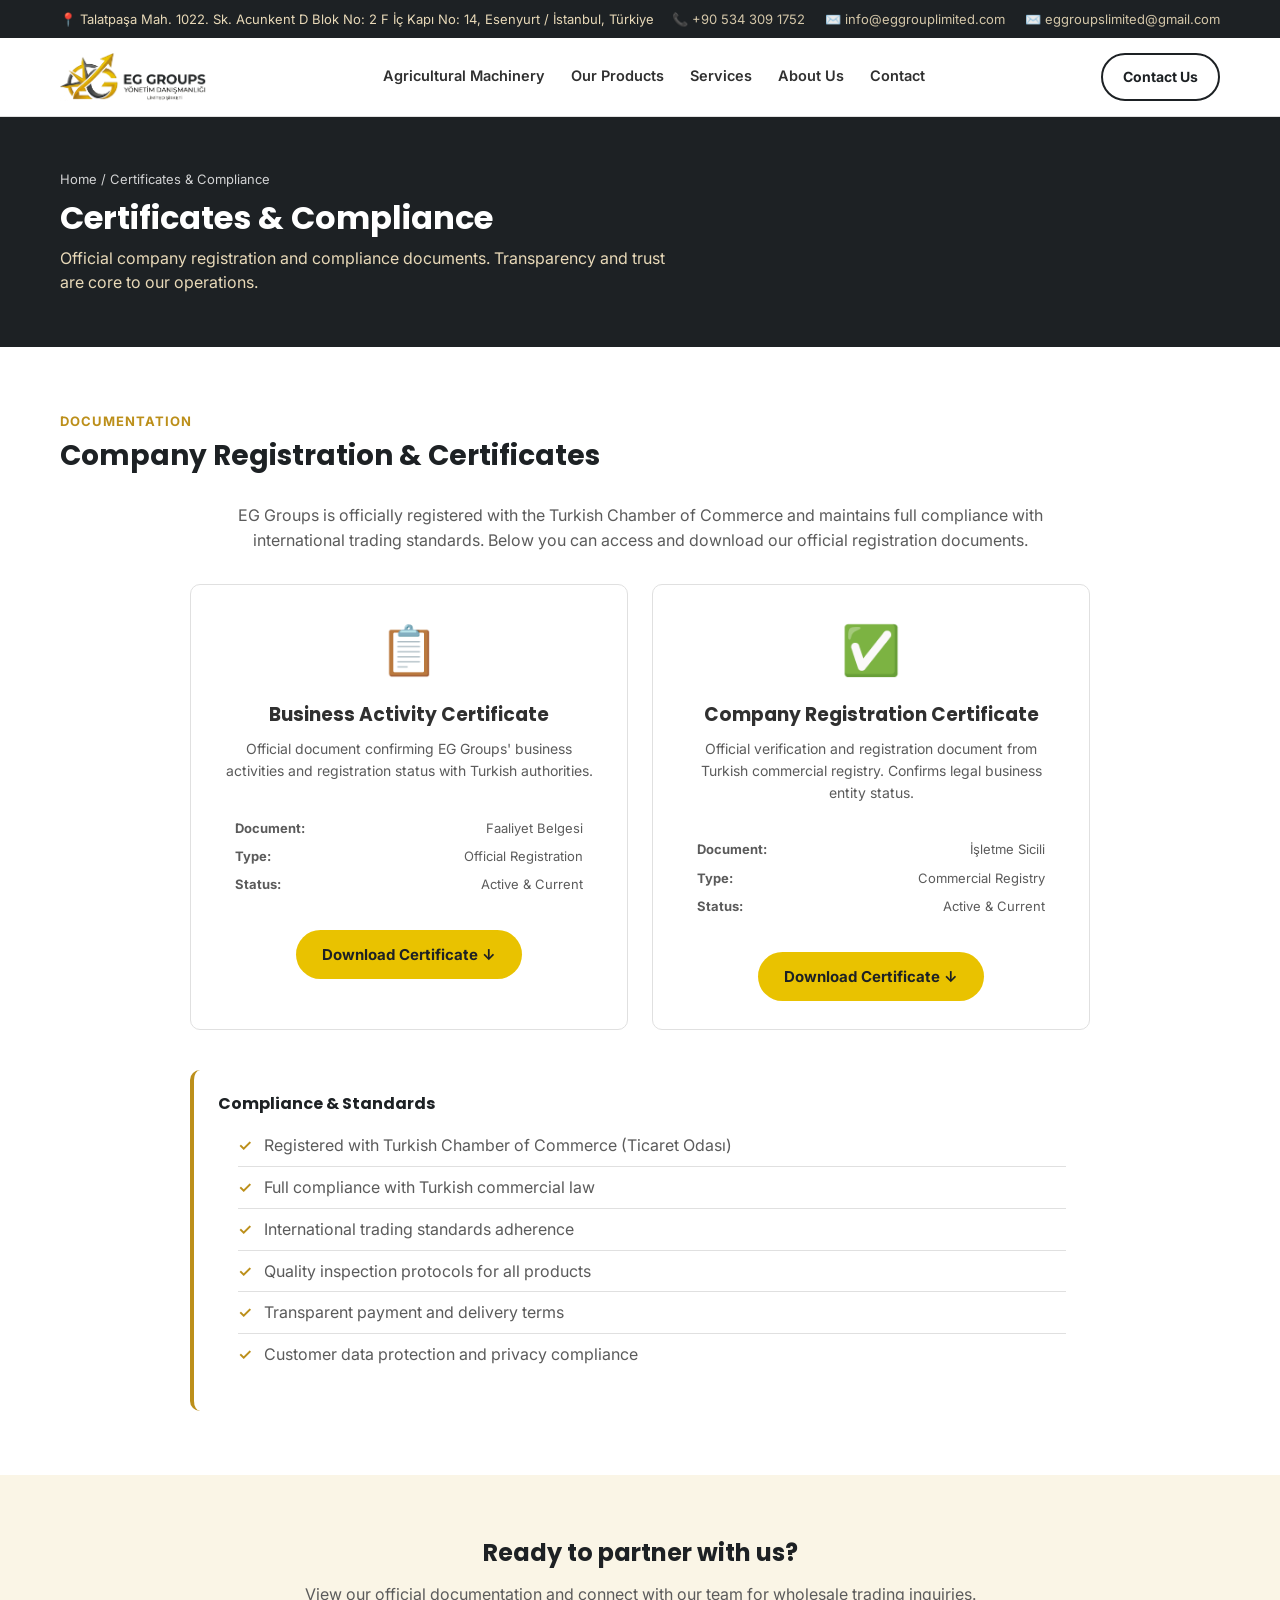
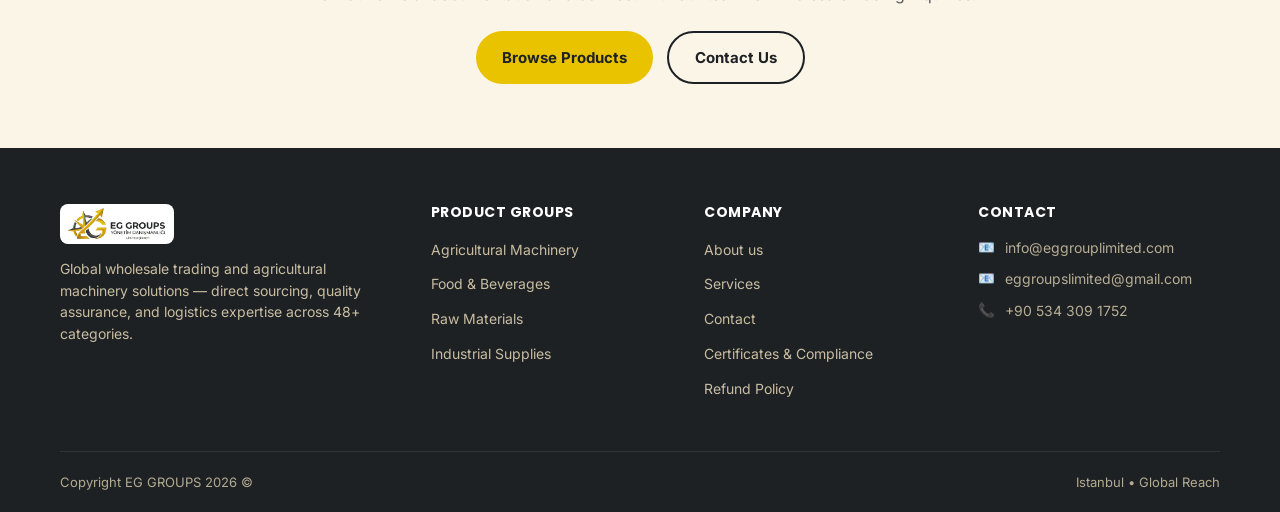
<file: certificates.html>
<!doctype html>
<html lang="en">
<head>
<meta charset="UTF-8">
<meta name="viewport" content="width=device-width, initial-scale=1.0">
<title>Certificates & Compliance | EG Groups</title>
<meta name="description" content="EG Groups certifications and official company registration documents. Turkish Chamber of Commerce registration and compliance certificates.">
<link rel="icon" href="data:image/svg+xml,<svg xmlns=%22http://www.w3.org/2000/svg%22 viewBox=%220 0 100 100%22><text y=%22.9em%22 font-size=%2290%22>🚜</text></svg>">
<link rel="stylesheet" href="css/style.css">
</head>
<body>

<div id="site-header"></div>

<div class="page-hero">
  <div class="container">
    <div class="breadcrumb"><a href="index.html">Home</a> / <span>Certificates & Compliance</span></div>
    <h1>Certificates & Compliance</h1>
    <p style="color:#e8d9b8;margin-top:8px;max-width:620px">Official company registration and compliance documents. Transparency and trust are core to our operations.</p>
  </div>
</div>

<section class="section-light">
  <div class="container">
    <div class="section-head"><div><span class="section-eyebrow">Documentation</span><h2>Company Registration & Certificates</h2></div></div>

    <div style="max-width:900px;margin:0 auto">
      <p style="margin-bottom:32px;color:var(--text-light);text-align:center">EG Groups is officially registered with the Turkish Chamber of Commerce and maintains full compliance with international trading standards. Below you can access and download our official registration documents.</p>

      <div class="cert-grid">
        <!-- Business Activity Certificate -->
        <div class="cert-card">
          <div class="cert-icon">📋</div>
          <h3>Business Activity Certificate</h3>
          <p>Official document confirming EG Groups' business activities and registration status with Turkish authorities.</p>
          <div class="cert-details">
            <span><b>Document:</b> Faaliyet Belgesi</span>
            <span><b>Type:</b> Official Registration</span>
            <span><b>Status:</b> Active & Current</span>
          </div>
          <a href="company document/451642_5_Faaliyet_Belgesi_4522304.pdf" class="btn btn-primary" download>
            Download Certificate ↓
          </a>
        </div>

        <!-- Company Registration Certificate -->
        <div class="cert-card">
          <div class="cert-icon">✅</div>
          <h3>Company Registration Certificate</h3>
          <p>Official verification and registration document from Turkish commercial registry. Confirms legal business entity status.</p>
          <div class="cert-details">
            <span><b>Document:</b> İşletme Sicili</span>
            <span><b>Type:</b> Commercial Registry</span>
            <span><b>Status:</b> Active & Current</span>
          </div>
          <a href="company document/IVD-VRG_LVH_BM29XCR1RI2_3251261823 2.pdf" class="btn btn-primary" download>
            Download Certificate ↓
          </a>
        </div>
      </div>

      <div class="compliance-info" style="margin-top:40px;padding:24px;background:var(--light-bg);border-radius:var(--radius);border-left:4px solid var(--green-dark-2)">
        <h4 style="margin-top:0">Compliance & Standards</h4>
        <ul style="margin:12px 0;padding-left:20px">
          <li>Registered with Turkish Chamber of Commerce (Ticaret Odası)</li>
          <li>Full compliance with Turkish commercial law</li>
          <li>International trading standards adherence</li>
          <li>Quality inspection protocols for all products</li>
          <li>Transparent payment and delivery terms</li>
          <li>Customer data protection and privacy compliance</li>
        </ul>
      </div>
    </div>
  </div>
</section>

<section class="section-tint">
  <div class="container" style="text-align:center">
    <h2 style="margin-bottom:14px">Ready to partner with us?</h2>
    <p style="color:var(--text-light);margin-bottom:24px">View our official documentation and connect with our team for wholesale trading inquiries.</p>
    <div style="display:flex;gap:14px;justify-content:center;flex-wrap:wrap">
      <a href="products.html" class="btn btn-primary">Browse Products</a>
      <a href="contact.html" class="btn btn-outline">Contact Us</a>
    </div>
  </div>
</section>

<div id="site-footer"></div>

<script src="js/main.js"></script>
<style>
  .cert-grid {
    display: grid;
    grid-template-columns: repeat(auto-fit, minmax(300px, 1fr));
    gap: 24px;
    margin: 32px 0;
  }

  .cert-card {
    background: #fff;
    border: 1px solid var(--border);
    border-radius: var(--radius);
    padding: 28px;
    text-align: center;
    transition: box-shadow 0.2s ease, transform 0.2s ease;
  }

  .cert-card:hover {
    box-shadow: var(--shadow-hover);
    transform: translateY(-3px);
  }

  .cert-icon {
    font-size: 48px;
    margin-bottom: 16px;
    display: block;
  }

  .cert-card h3 {
    margin: 12px 0;
    color: var(--text-dark);
  }

  .cert-card p {
    color: var(--text-light);
    margin-bottom: 20px;
    font-size: 14px;
  }

  .cert-details {
    display: flex;
    flex-direction: column;
    gap: 8px;
    margin: 20px 0;
    padding: 16px;
    background: var(--light-bg);
    border-radius: 8px;
    font-size: 13px;
    text-align: left;
  }

  .cert-details span {
    display: flex;
    justify-content: space-between;
    color: var(--text-light);
  }

  .cert-details b {
    color: var(--text-dark);
  }

  .compliance-info ul {
    list-style: none;
  }

  .compliance-info li {
    padding: 8px 0;
    color: var(--text-light);
    border-bottom: 1px solid var(--border);
  }

  .compliance-info li:last-child {
    border-bottom: none;
  }

  .compliance-info li:before {
    content: "✓ ";
    color: var(--green-dark-2);
    font-weight: 600;
    margin-right: 8px;
  }
</style>
</body>
</html>
</file>
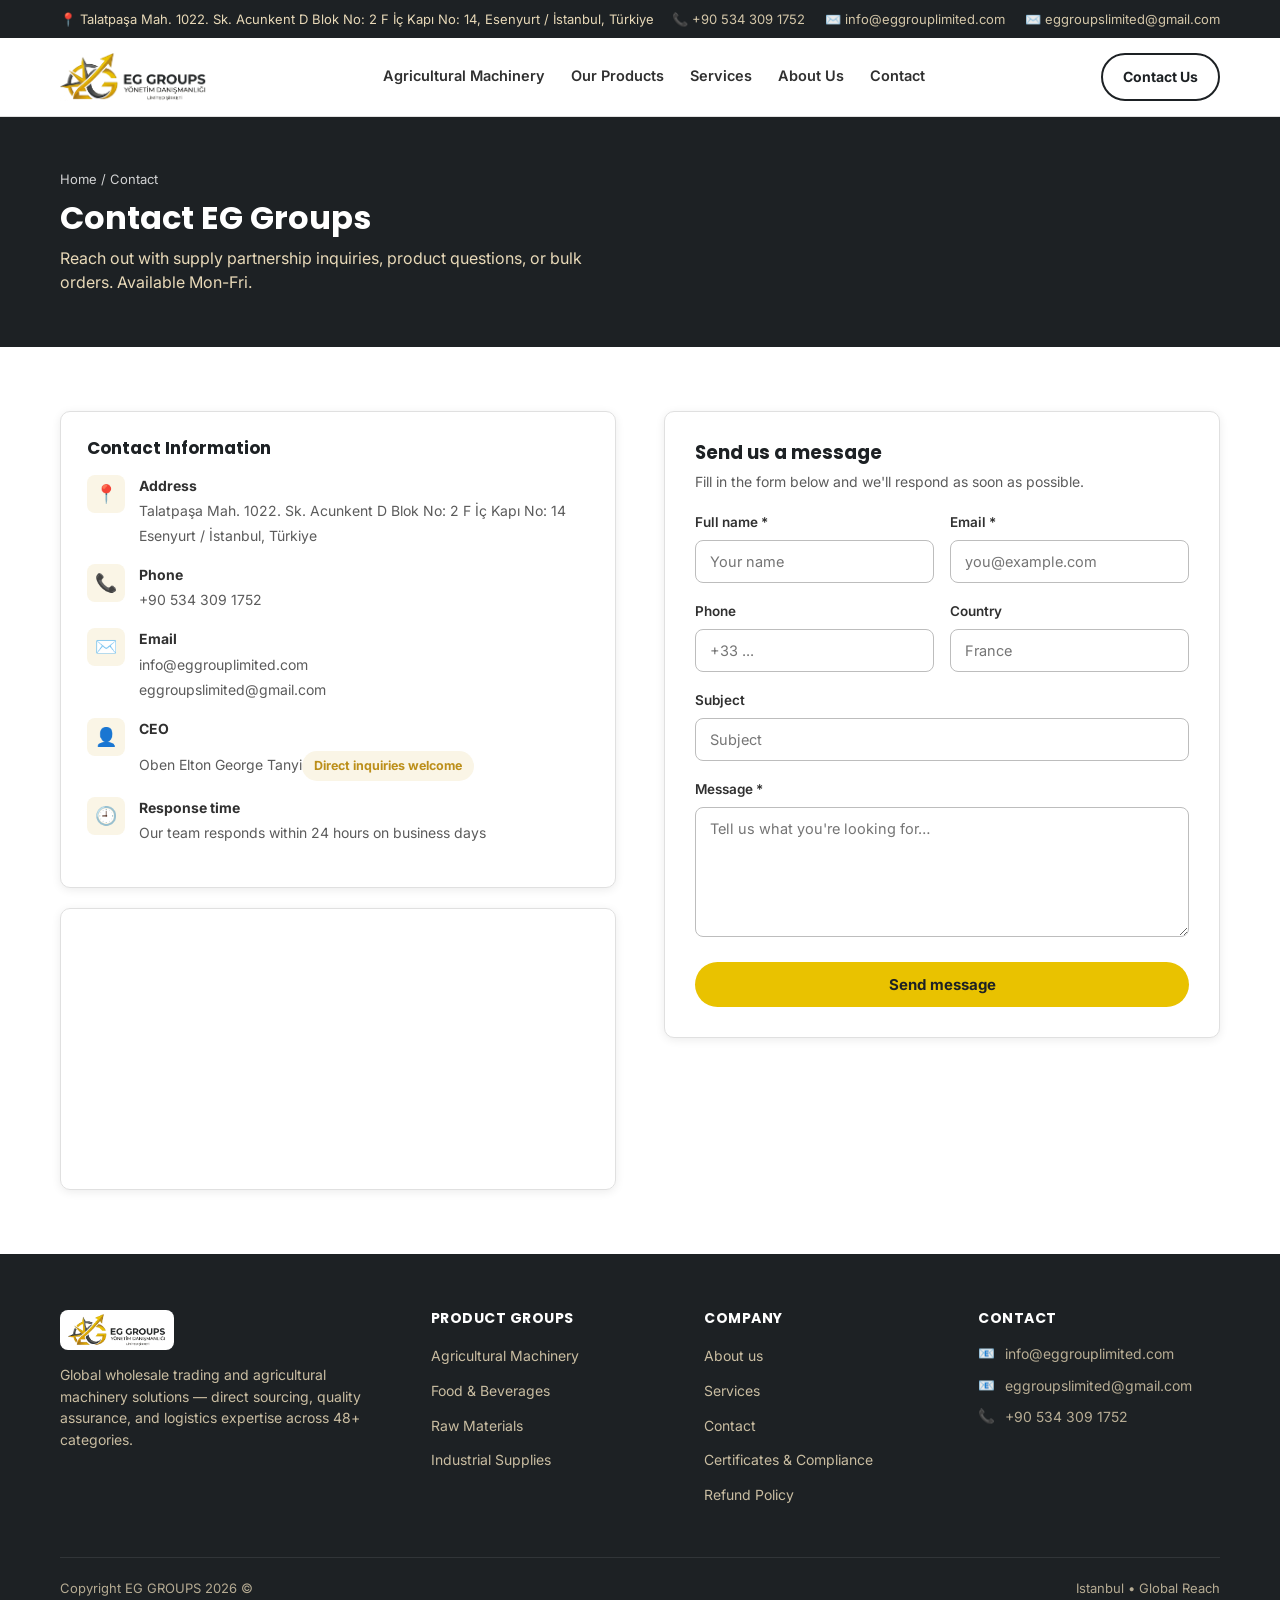
<file: contact.html>
<!doctype html>
<html lang="en">
<head>
<meta charset="UTF-8">
<meta name="viewport" content="width=device-width, initial-scale=1.0">
<title>Contact EG Groups | Global Wholesale & Machinery</title>
<meta name="description" content="Contact EG Groups in Istanbul. Wholesale trading, agricultural machinery, food & beverage. Direct inquiries for supply partnerships.">
<link rel="icon" href="data:image/svg+xml,<svg xmlns=%22http://www.w3.org/2000/svg%22 viewBox=%220 0 100 100%22><text y=%22.9em%22 font-size=%2290%22>🚜</text></svg>">
<link rel="stylesheet" href="css/style.css">
</head>
<body>

<div id="site-header"></div>

<div class="page-hero">
  <div class="container">
    <div class="breadcrumb"><a href="index.html">Home</a> / <span>Contact</span></div>
    <h1>Contact EG Groups</h1>
    <p style="color:#e8d9b8;margin-top:8px;max-width:560px">Reach out with supply partnership inquiries, product questions, or bulk orders. Available Mon-Fri.</p>
  </div>
</div>

<section class="section-light">
  <div class="container contact-grid">

    <div>
      <div class="info-card">
        <h3>Contact Information</h3>
        <div class="info-row">
          <div class="icon">📍</div>
          <div><b>Address</b><span>Talatpaşa Mah. 1022. Sk. Acunkent D Blok No: 2 F İç Kapı No: 14<br/>Esenyurt / İstanbul, Türkiye</span></div>
        </div>
        <div class="info-row">
          <div class="icon">📞</div>
          <div><b>Phone</b><span><a href="tel:+905343091752">+90 534 309 1752</a></span></div>
        </div>
        <div class="info-row">
          <div class="icon">✉️</div>
          <div><b>Email</b><span><a href="mailto:info@eggrouplimited.com">info@eggrouplimited.com</a><br><a href="mailto:eggroupslimited@gmail.com">eggroupslimited@gmail.com</a></span></div>
        </div>
        <div class="info-row">
          <div class="icon">👤</div>
          <div><b>CEO</b><span>Oben Elton George Tanyi</span><div class="manager-tag">Direct inquiries welcome</div></div>
        </div>
        <div class="info-row">
          <div class="icon">🕘</div>
          <div><b>Response time</b><span>Our team responds within 24 hours on business days</span></div>
        </div>
      </div>

      <div class="map-embed">
        <iframe loading="lazy" src="https://www.google.com/maps?q=Talatpa%C5%9Fa+Mah.+1022.+Sk.+Acunkent+D+Blok+No:+2+F,+Esenyurt,+Istanbul,+Turkey&output=embed"></iframe>
      </div>
    </div>

    <div class="form-card">
      <div class="form-success" id="formSuccess">✓ Thank you! Your inquiry has been received. Our team will respond within 24 hours.</div>
      <h3 id="formTitle">Send us a message</h3>
      <p id="formSubtitle" style="color:var(--text-light);font-size:14px;margin-top:6px;margin-bottom:20px">Fill in the form below and we'll respond as soon as possible.</p>
      <form id="contactForm" name="contact" method="POST" netlify>
        <div class="two-col">
          <div class="form-row">
            <label>Full name *</label>
            <input type="text" name="name" required placeholder="Your name">
          </div>
          <div class="form-row">
            <label>Email *</label>
            <input type="email" name="email" required placeholder="you@example.com">
          </div>
        </div>
        <div class="two-col">
          <div class="form-row">
            <label>Phone</label>
            <input type="tel" name="phone" placeholder="+33 ...">
          </div>
          <div class="form-row">
            <label>Country</label>
            <input type="text" name="country" placeholder="France">
          </div>
        </div>
        <div class="form-row">
          <label>Subject</label>
          <input type="text" name="subject" id="subjectInput" placeholder="Subject">
        </div>
        <div class="form-row">
          <label>Message *</label>
          <textarea name="message" id="messageInput" required placeholder="Tell us what you're looking for…"></textarea>
        </div>
        <button type="submit" class="btn btn-primary btn-block">Send message</button>
      </form>
    </div>

  </div>
</section>

<div id="site-footer"></div>

<script src="js/products-data.js"></script>
<script src="js/main.js"></script>
<script>
  const intent = qs("intent");
  const productName = qs("product");

  if (productName) {
    const title = document.getElementById("formTitle");
    const subtitle = document.getElementById("formSubtitle");
    const subjectInput = document.getElementById("subjectInput");
    const messageInput = document.getElementById("messageInput");

    if (intent === "purchase") {
      title.textContent = "Request to purchase: " + productName;
      subtitle.textContent = "Confirm your details and our team will respond within 24 hours.";
      subjectInput.value = "Equipment Inquiry — " + productName;
      messageInput.value = `Hello,\n\nI am interested in the ${productName}. Please provide availability, specifications, and shipping terms to my location.\n\nThank you.`;
    } else {
      title.textContent = "Equipment Question: " + productName;
      subtitle.textContent = "Send your question about this machine directly to our team.";
      subjectInput.value = "Question about " + productName;
      messageInput.value = `Hello,\n\nI have a question about the ${productName}. Could you please provide more information?\n\nThank you.`;
    }
  }

  document.getElementById("contactForm").addEventListener("submit", function (e) {
    e.preventDefault();
    document.getElementById("formSuccess").style.display = "block";
    document.getElementById("formSuccess").scrollIntoView({ behavior: "smooth", block: "center" });
    this.reset();
  });
</script>
</body>
</html>
</file>
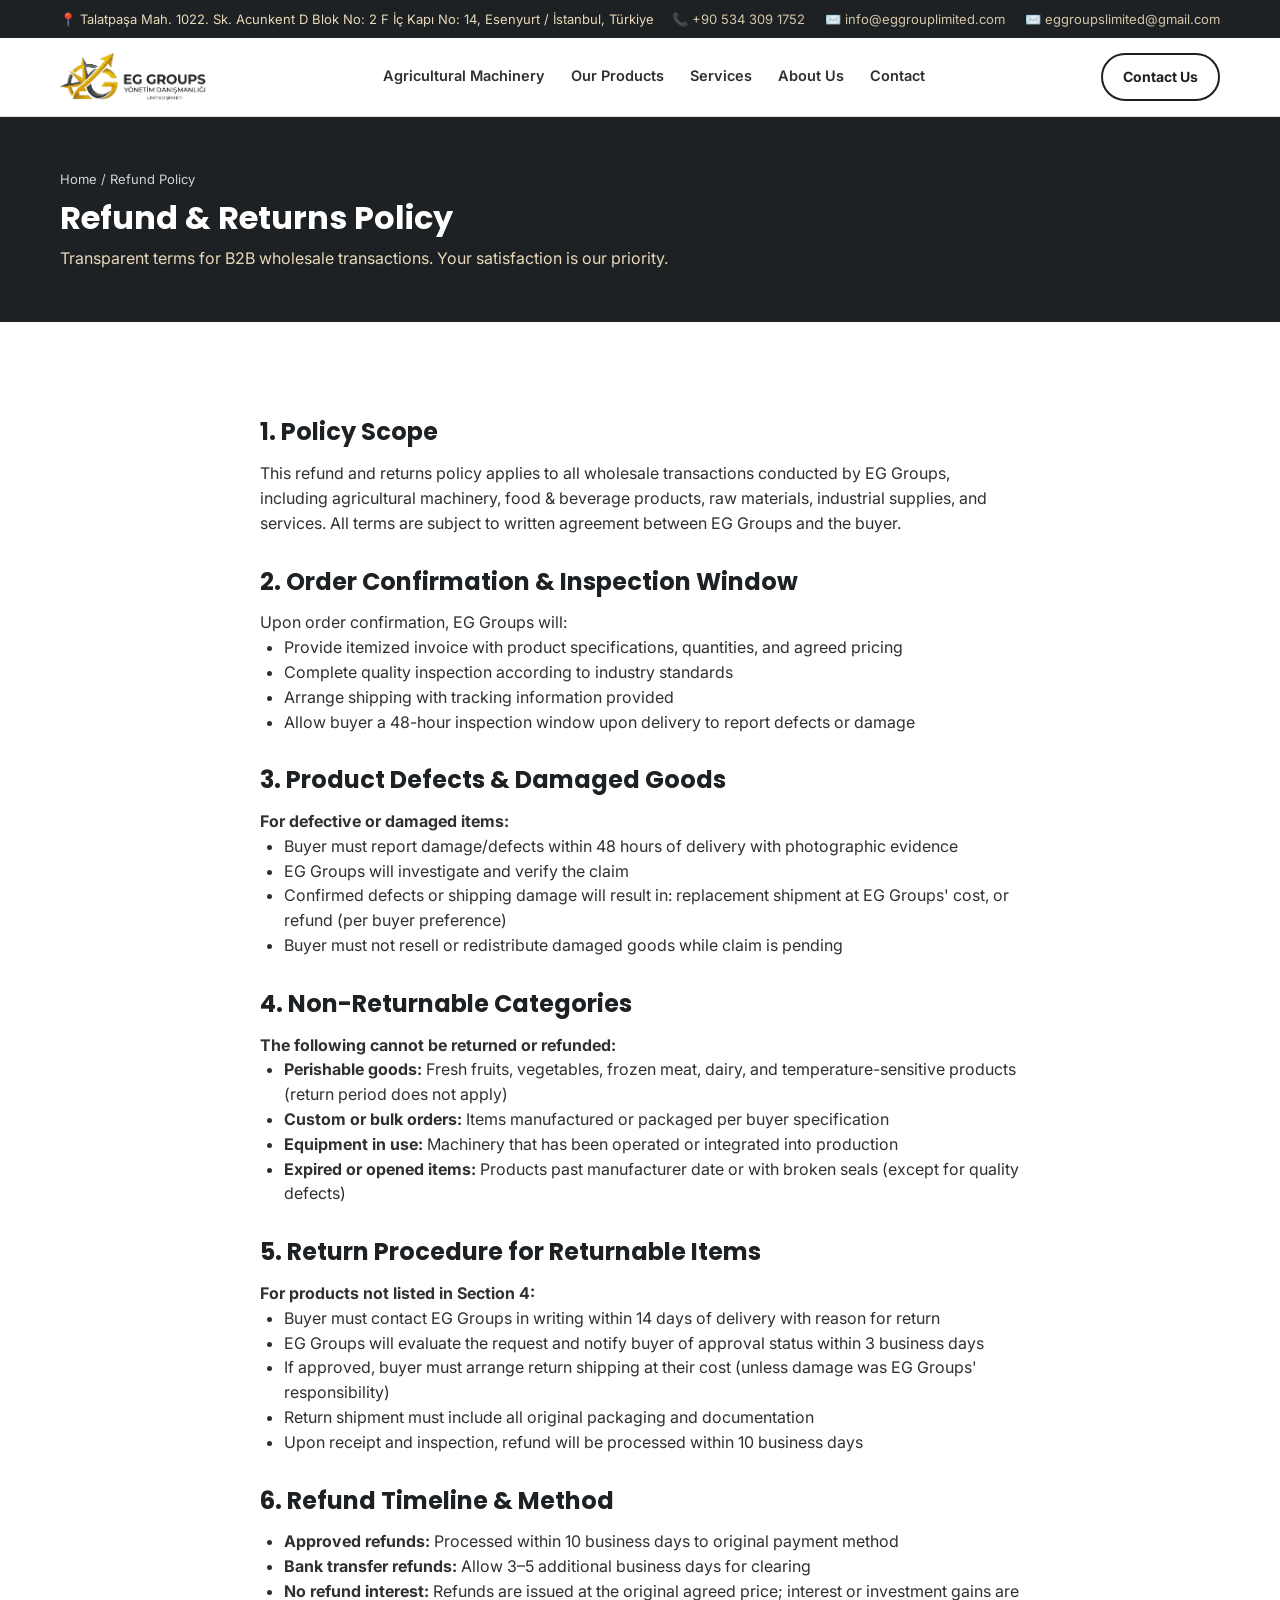
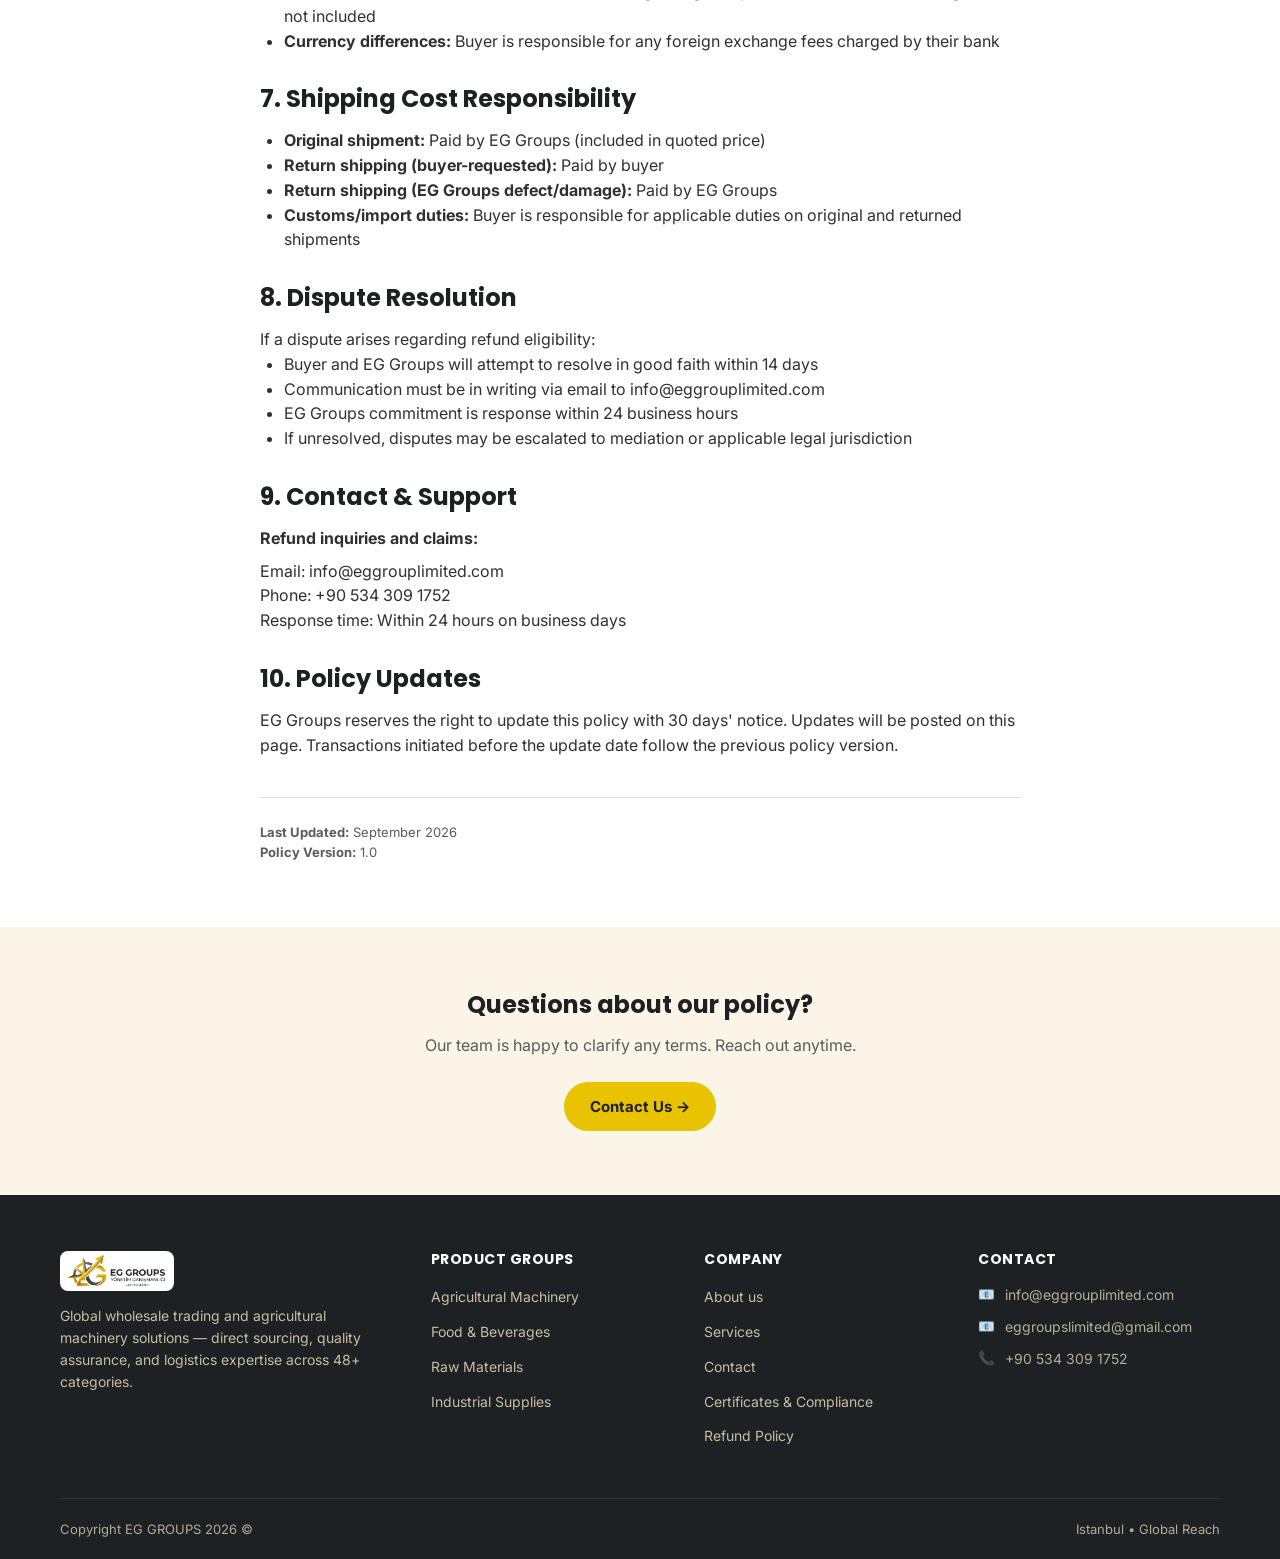
<file: refund-policy.html>
<!doctype html>
<html lang="en">
<head>
<meta charset="UTF-8">
<meta name="viewport" content="width=device-width, initial-scale=1.0">
<title>Refund & Returns Policy | EG Groups</title>
<meta name="description" content="EG Groups refund and returns policy for wholesale trade transactions.">
<link rel="icon" href="data:image/svg+xml,<svg xmlns=%22http://www.w3.org/2000/svg%22 viewBox=%220 0 100 100%22><text y=%22.9em%22 font-size=%2290%22>📋</text></svg>">
<link rel="stylesheet" href="css/style.css">
</head>
<body>

<div id="site-header"></div>

<div class="page-hero">
  <div class="container">
    <div class="breadcrumb"><a href="index.html">Home</a> / <span>Refund Policy</span></div>
    <h1>Refund & Returns Policy</h1>
    <p style="color:#e8d9b8;margin-top:8px;max-width:620px">Transparent terms for B2B wholesale transactions. Your satisfaction is our priority.</p>
  </div>
</div>

<section class="section-light">
  <div class="container" style="max-width:800px">

    <h2 style="margin-top:32px;margin-bottom:14px">1. Policy Scope</h2>
    <p>This refund and returns policy applies to all wholesale transactions conducted by EG Groups, including agricultural machinery, food & beverage products, raw materials, industrial supplies, and services. All terms are subject to written agreement between EG Groups and the buyer.</p>

    <h2 style="margin-top:32px;margin-bottom:14px">2. Order Confirmation & Inspection Window</h2>
    <p>Upon order confirmation, EG Groups will:</p>
    <ul style="list-style:disc;padding-left:24px;margin-bottom:16px">
      <li>Provide itemized invoice with product specifications, quantities, and agreed pricing</li>
      <li>Complete quality inspection according to industry standards</li>
      <li>Arrange shipping with tracking information provided</li>
      <li>Allow buyer a 48-hour inspection window upon delivery to report defects or damage</li>
    </ul>

    <h2 style="margin-top:32px;margin-bottom:14px">3. Product Defects & Damaged Goods</h2>
    <p><b>For defective or damaged items:</b></p>
    <ul style="list-style:disc;padding-left:24px;margin-bottom:16px">
      <li>Buyer must report damage/defects within 48 hours of delivery with photographic evidence</li>
      <li>EG Groups will investigate and verify the claim</li>
      <li>Confirmed defects or shipping damage will result in: replacement shipment at EG Groups' cost, or refund (per buyer preference)</li>
      <li>Buyer must not resell or redistribute damaged goods while claim is pending</li>
    </ul>

    <h2 style="margin-top:32px;margin-bottom:14px">4. Non-Returnable Categories</h2>
    <p><b>The following cannot be returned or refunded:</b></p>
    <ul style="list-style:disc;padding-left:24px;margin-bottom:16px">
      <li><b>Perishable goods:</b> Fresh fruits, vegetables, frozen meat, dairy, and temperature-sensitive products (return period does not apply)</li>
      <li><b>Custom or bulk orders:</b> Items manufactured or packaged per buyer specification</li>
      <li><b>Equipment in use:</b> Machinery that has been operated or integrated into production</li>
      <li><b>Expired or opened items:</b> Products past manufacturer date or with broken seals (except for quality defects)</li>
    </ul>

    <h2 style="margin-top:32px;margin-bottom:14px">5. Return Procedure for Returnable Items</h2>
    <p><b>For products not listed in Section 4:</b></p>
    <ul style="list-style:disc;padding-left:24px;margin-bottom:16px">
      <li>Buyer must contact EG Groups in writing within 14 days of delivery with reason for return</li>
      <li>EG Groups will evaluate the request and notify buyer of approval status within 3 business days</li>
      <li>If approved, buyer must arrange return shipping at their cost (unless damage was EG Groups' responsibility)</li>
      <li>Return shipment must include all original packaging and documentation</li>
      <li>Upon receipt and inspection, refund will be processed within 10 business days</li>
    </ul>

    <h2 style="margin-top:32px;margin-bottom:14px">6. Refund Timeline & Method</h2>
    <ul style="list-style:disc;padding-left:24px;margin-bottom:16px">
      <li><b>Approved refunds:</b> Processed within 10 business days to original payment method</li>
      <li><b>Bank transfer refunds:</b> Allow 3–5 additional business days for clearing</li>
      <li><b>No refund interest:</b> Refunds are issued at the original agreed price; interest or investment gains are not included</li>
      <li><b>Currency differences:</b> Buyer is responsible for any foreign exchange fees charged by their bank</li>
    </ul>

    <h2 style="margin-top:32px;margin-bottom:14px">7. Shipping Cost Responsibility</h2>
    <ul style="list-style:disc;padding-left:24px;margin-bottom:16px">
      <li><b>Original shipment:</b> Paid by EG Groups (included in quoted price)</li>
      <li><b>Return shipping (buyer-requested):</b> Paid by buyer</li>
      <li><b>Return shipping (EG Groups defect/damage):</b> Paid by EG Groups</li>
      <li><b>Customs/import duties:</b> Buyer is responsible for applicable duties on original and returned shipments</li>
    </ul>

    <h2 style="margin-top:32px;margin-bottom:14px">8. Dispute Resolution</h2>
    <p>If a dispute arises regarding refund eligibility:</p>
    <ul style="list-style:disc;padding-left:24px;margin-bottom:16px">
      <li>Buyer and EG Groups will attempt to resolve in good faith within 14 days</li>
      <li>Communication must be in writing via email to <a href="mailto:info@eggrouplimited.com">info@eggrouplimited.com</a></li>
      <li>EG Groups commitment is response within 24 business hours</li>
      <li>If unresolved, disputes may be escalated to mediation or applicable legal jurisdiction</li>
    </ul>

    <h2 style="margin-top:32px;margin-bottom:14px">9. Contact & Support</h2>
    <p style="margin-bottom:8px"><b>Refund inquiries and claims:</b></p>
    <p style="margin-bottom:24px">
      Email: <a href="mailto:info@eggrouplimited.com">info@eggrouplimited.com</a><br>
      Phone: <a href="tel:+905343091752">+90 534 309 1752</a><br>
      Response time: Within 24 hours on business days
    </p>

    <h2 style="margin-top:32px;margin-bottom:14px">10. Policy Updates</h2>
    <p>EG Groups reserves the right to update this policy with 30 days' notice. Updates will be posted on this page. Transactions initiated before the update date follow the previous policy version.</p>

    <p style="margin-top:40px;padding-top:24px;border-top:1px solid var(--border);color:var(--text-light);font-size:13px">
      <b>Last Updated:</b> September 2026<br>
      <b>Policy Version:</b> 1.0
    </p>

  </div>
</section>

<section class="section-tint">
  <div class="container" style="text-align:center">
    <h2 style="margin-bottom:14px">Questions about our policy?</h2>
    <p style="color:var(--text-light);margin-bottom:24px">Our team is happy to clarify any terms. Reach out anytime.</p>
    <a href="contact.html" class="btn btn-primary">Contact Us →</a>
  </div>
</section>

<div id="site-footer"></div>

<script src="js/main.js"></script>
</body>
</html>
</file>
<file: css/style.css>
/* HARD — Used Agricultural Equipment
   Design system: dark green header/footer, lime-green CTA, light content sections */

@import url('https://fonts.googleapis.com/css2?family=Poppins:wght@500;600;700;800&family=Inter:wght@400;500;600;700&display=swap');

:root{
  --green-dark:#1d2124;
  --green-dark-2:#bc8f1a;
  --green-teal:#bc8f1a;
  --lime:#e9c200;
  --lime-hover:#bc8f1a;
  --text:#303030;
  --text-light:#5b5b5b;
  --border:#e0e0e0;
  --border-dark:#bdbdbd;
  --bg:#fafafa;
  --white:#ffffff;
  --red:#d32f2f;
  --radius:10px;
  --shadow:0 2px 10px rgba(0,0,0,.08);
  --shadow-hover:0 8px 24px rgba(0,0,0,.14);
  --maxw:1200px;
  --font-head:'Poppins',sans-serif;
  --font-body:'Inter',-apple-system,BlinkMacSystemFont,'Segoe UI',Roboto,Arial,sans-serif;
}

*{box-sizing:border-box;margin:0;padding:0}
html{scroll-behavior:smooth}
body{
  font-family:var(--font-body);
  color:var(--text);
  background:var(--bg);
  line-height:1.55;
  font-size:16px;
}
img{max-width:100%;display:block}
a{color:inherit;text-decoration:none}
ul{list-style:none}
button{font-family:inherit;cursor:pointer;border:none;background:none}
h1,h2,h3,h4,h5,h6{font-family:var(--font-head);font-weight:700;line-height:1.2;color:var(--green-dark)}
.container{max-width:var(--maxw);margin:0 auto;padding:0 20px}
section{padding:64px 0}
@media(max-width:720px){section{padding:40px 0}}

/* ---------- Buttons ---------- */
.btn{
  display:inline-flex;align-items:center;justify-content:center;gap:8px;
  padding:13px 26px;border-radius:999px;font-weight:700;font-size:15px;
  transition:all .18s ease;white-space:nowrap;
}
.btn-primary{background:var(--lime);color:#1d2124}
.btn-primary:hover{background:var(--lime-hover);transform:translateY(-1px)}
.btn-outline{background:transparent;border:2px solid var(--green-dark);color:var(--green-dark)}
.btn-outline:hover{background:var(--green-dark);color:#fff}
.btn-outline-light{background:transparent;border:2px solid rgba(255,255,255,.7);color:#fff}
.btn-outline-light:hover{background:#fff;color:var(--green-dark)}
.btn-block{width:100%}
.btn-sm{padding:9px 18px;font-size:13px}

/* ---------- Site Header Container ---------- */
#site-header{position:sticky;top:0;z-index:100;}

/* ---------- Top utility bar ---------- */
.topbar{background:var(--green-dark);color:#e8d9b8;font-size:13px}
.topbar .container{display:flex;justify-content:space-between;align-items:center;height:38px}
.topbar a{opacity:.9}
.topbar a:hover{opacity:1;text-decoration:underline}
.topbar-left{display:flex;gap:20px;align-items:center}
.topbar-left span{display:flex;align-items:center;gap:6px}

/* ---------- Header ---------- */
header.site-header{
  background:#fff;border-bottom:1px solid var(--border);position:sticky;top:0;z-index:100;
}
.header-inner{display:flex;align-items:center;justify-content:space-between;height:78px;gap:24px}
.logo{
  font-family:var(--font-head);font-weight:800;font-size:28px;letter-spacing:1px;
  color:var(--green-dark);display:flex;align-items:baseline;gap:4px;
}
.logo span{color:var(--lime-hover)}
.logo small{font-family:var(--font-body);font-weight:500;font-size:11px;letter-spacing:1.5px;text-transform:uppercase;color:var(--text-light);display:block;margin-top:-2px}
nav.main-nav{display:flex;gap:26px;align-items:center;flex:1;justify-content:center}
nav.main-nav a{font-weight:600;font-size:14.5px;color:var(--text);padding:8px 0;border-bottom:2px solid transparent;white-space:nowrap}
nav.main-nav a:hover{color:var(--green-dark-2);border-bottom-color:var(--lime)}
.header-actions{display:flex;align-items:center;gap:14px}
.header-actions .btn{padding:11px 20px;font-size:14px}
.nav-toggle{display:none;background:none;border:none;font-size:26px;color:var(--green-dark)}

@media(max-width:1024px){
  nav.main-nav{display:none}
  .nav-toggle{display:block}
}

/* ---------- Promo banner ---------- */
.promo-banner{background:var(--lime);color:#1d2124;text-align:center;font-weight:600;font-size:14px;padding:10px 16px}

/* ---------- Hero / search cover ---------- */
.hero{
  position:relative;color:#fff;padding:90px 0 70px;
  background:linear-gradient(180deg,rgba(29,33,36,.55),rgba(29,33,36,.75)),
    url('https://ik.imagekit.io/efarm/website/sprayer_ca1b9360a9.jpg') center/cover no-repeat;
}

/* ---------- Hero slider ---------- */
.hero-slider-section{overflow:hidden}
.hero-slider{position:relative;width:100%;height:100%;display:flex}
.hero-slide{width:100%;height:100%;flex-shrink:0;display:flex;align-items:center;opacity:0;transition:opacity .5s ease;position:absolute;top:0;left:0;width:100%;height:100%;background-size:cover;background-position:center}
.hero-slide.active{opacity:1;position:relative}
.hero-slider-arrow{
  position:absolute;top:50%;transform:translateY(-50%);z-index:10;
  background:rgba(233,194,0,.8);color:#1d2124;border:none;cursor:pointer;
  width:48px;height:48px;border-radius:50%;font-size:24px;font-weight:bold;
  transition:background .2s ease;display:flex;align-items:center;justify-content:center;
}
.hero-slider-arrow:hover{background:rgba(233,194,0,1)}
.hero-slider-arrow-left{left:20px}
.hero-slider-arrow-right{right:20px}
.hero-slider-dots{position:absolute;bottom:20px;left:50%;transform:translateX(-50%);z-index:10;display:flex;gap:10px}
.hero-slider-dot{width:12px;height:12px;border-radius:50%;background:rgba(255,255,255,.5);cursor:pointer;transition:background .2s ease}
.hero-slider-dot.active{background:#e9c200}
@media(max-width:600px){.hero-slider-arrow{width:40px;height:40px;font-size:18px}.hero-slider-arrow-left{left:10px}.hero-slider-arrow-right{right:10px}.hero-slider-dots{bottom:10px;gap:6px}.hero-slider-dot{width:10px;height:10px}}
.hero h1{color:#fff;font-size:44px;max-width:780px;margin-bottom:14px}
.hero p.lead{font-size:18px;color:#fef5d9;max-width:640px;margin-bottom:32px}
.search-box{
  background:#fff;border-radius:var(--radius);padding:8px;display:flex;gap:8px;
  max-width:680px;box-shadow:var(--shadow-hover);
}
.search-box input{
  flex:1;border:none;outline:none;padding:14px 16px;font-size:15px;color:var(--text);border-radius:8px;
}
.search-box button{
  background:var(--lime);color:#1d2124;font-weight:700;padding:0 26px;border-radius:8px;font-size:15px;
}
.search-box button:hover{background:var(--lime-hover)}
.trust-row{display:flex;flex-wrap:wrap;gap:28px;margin-top:34px}
.trust-row .item{display:flex;align-items:center;gap:10px;font-size:14px;font-weight:600;color:#fef5d9}
.trust-row .item .dot{width:8px;height:8px;border-radius:50%;background:var(--lime)}

/* ---------- Section headings ---------- */
.section-head{display:flex;justify-content:space-between;align-items:flex-end;margin-bottom:30px;gap:20px;flex-wrap:wrap}
.section-head h2{font-size:28px}
.section-head p{color:var(--text-light);margin-top:6px;font-size:15px}
.section-eyebrow{color:var(--green-dark-2);font-weight:700;font-size:13px;letter-spacing:1px;text-transform:uppercase;margin-bottom:8px;display:block}

/* ---------- Carousel row ---------- */
.card-row{display:flex;gap:20px;overflow-x:auto;padding-bottom:10px;scroll-snap-type:x proximity}
.card-row::-webkit-scrollbar{height:8px}
.card-row::-webkit-scrollbar-thumb{background:var(--border-dark);border-radius:8px}
.card-row .product-card{min-width:270px;scroll-snap-align:start}

.grid{display:grid;grid-template-columns:repeat(auto-fill,minmax(270px,1fr));gap:22px}

/* ---------- Product card ---------- */
.product-card{
  background:#fff;border:1px solid var(--border);border-radius:var(--radius);overflow:hidden;
  transition:box-shadow .2s ease,transform .2s ease;display:flex;flex-direction:column;
}
.product-card:hover{box-shadow:var(--shadow-hover);transform:translateY(-3px)}
.product-card .img-wrap{position:relative;aspect-ratio:4/3;overflow:hidden;background:#eee}
.product-card .img-wrap img{width:100%;height:100%;object-fit:cover}
.product-card .badge{
  position:absolute;top:10px;left:10px;background:var(--red);color:#fff;font-size:11px;
  font-weight:700;padding:4px 10px;border-radius:6px;text-transform:uppercase;letter-spacing:.5px;
}
.product-card .body{padding:16px;display:flex;flex-direction:column;gap:10px;flex:1}
.product-card h3{font-size:16px;color:var(--text)}
.product-card .specs{display:flex;flex-wrap:wrap;gap:10px;font-size:12.5px;color:var(--text-light)}
.product-card .specs b{color:var(--text);font-weight:600}
.product-card .price{font-family:var(--font-head);font-weight:700;font-size:20px;color:var(--green-dark)}
.product-card .price small{font-family:var(--font-body);font-weight:500;font-size:12px;color:var(--text-light)}
.product-card .country{font-size:12.5px;color:var(--text-light);display:flex;align-items:center;gap:5px}
.product-card .actions{display:flex;gap:8px;margin-top:auto;padding-top:6px}
.product-card .actions .btn{flex:1;padding:10px 12px;font-size:13px}

.see-all-wrap{text-align:center;margin-top:28px}

/* ---------- Categories grid ---------- */
.cat-grid{display:grid;grid-template-columns:repeat(6,1fr);gap:16px}
@media(max-width:900px){.cat-grid{grid-template-columns:repeat(3,1fr)}}
@media(max-width:520px){.cat-grid{grid-template-columns:repeat(2,1fr)}}
.cat-tile{
  position:relative;border-radius:var(--radius);overflow:hidden;aspect-ratio:1/1;
  box-shadow:var(--shadow);
}
.cat-tile img{width:100%;height:100%;object-fit:cover;transition:transform .3s ease}
.cat-tile:hover img{transform:scale(1.06)}
.cat-tile .overlay{
  position:absolute;inset:0;background:linear-gradient(180deg,rgba(7,51,40,0) 40%,rgba(7,51,40,.85));
  display:flex;align-items:flex-end;padding:14px;
}
.cat-tile span{color:#fff;font-weight:700;font-size:14.5px}

/* ---------- Brand strip ---------- */
.brand-carousel{
  overflow:hidden;position:relative;width:100%;
  -webkit-mask-image:linear-gradient(90deg,transparent,#000 6%,#000 94%,transparent);
  mask-image:linear-gradient(90deg,transparent,#000 6%,#000 94%,transparent);
}
.brand-track{
  display:flex;align-items:center;gap:70px;width:max-content;
  animation:brandScroll 28s linear infinite;
}
.brand-carousel:hover .brand-track{animation-play-state:paused}
.brand-track img{height:100px;object-fit:contain;filter:grayscale(1);opacity:.75;transition:.2s;flex:0 0 auto}
.brand-track img:hover{filter:none;opacity:1}
@keyframes brandScroll{
  from{transform:translateX(0)}
  to{transform:translateX(-50%)}
}
@media(max-width:600px){.brand-track img{height:72px}.brand-track{gap:44px}}
.brand-strip img:hover{filter:none;opacity:1}

/* ---------- Split text/image ---------- */
.split{display:grid;grid-template-columns:1fr 1fr;gap:56px;align-items:center}
@media(max-width:860px){.split{grid-template-columns:1fr;gap:28px}}
.split img{border-radius:var(--radius);box-shadow:var(--shadow)}
.split h2{font-size:30px;margin-bottom:18px}
.split p{color:var(--text-light);margin-bottom:24px}
.split strong{color:var(--green-dark)}

/* ---------- Numbered features ---------- */
.features3{display:grid;grid-template-columns:repeat(3,1fr);gap:36px;text-align:center}
@media(max-width:860px){.features3{grid-template-columns:1fr}}
.feature-num{
  width:44px;height:44px;border-radius:50%;background:var(--lime);color:#1d2124;font-weight:800;
  display:flex;align-items:center;justify-content:center;margin:0 auto 16px;font-family:var(--font-head);
}
.features3 h6{font-size:16px;margin-bottom:8px}
.features3 p{color:var(--text-light);font-size:14.5px}

/* ---------- Section variants ---------- */
.section-dark{background:var(--green-dark);color:#fef5d9}
.section-dark h2,.section-dark .section-eyebrow{color:#fff}
.section-light{background:#fff}
.section-tint{background:#faf5e6}

/* ---------- Testimonials ---------- */
.testi-grid{display:grid;grid-template-columns:repeat(3,1fr);gap:22px}
@media(max-width:900px){.testi-grid{grid-template-columns:1fr}}
.testi-card{background:#fff;border:1px solid var(--border);border-radius:var(--radius);padding:24px;box-shadow:var(--shadow)}
.testi-card .stars{color:#f5a623;letter-spacing:2px;margin-bottom:12px;font-size:15px}
.testi-card p.quote{font-size:14.5px;color:var(--text);margin-bottom:16px;font-style:italic}
.testi-card .who{display:flex;align-items:center;gap:12px}
.testi-card .avatar{width:42px;height:42px;border-radius:50%;background:var(--green-dark-2);color:#fff;display:flex;align-items:center;justify-content:center;font-weight:700;font-size:15px}
.testi-card .who div b{display:block;font-size:14px}
.testi-card .who div span{font-size:12.5px;color:var(--text-light)}

/* ---------- Team ---------- */
.team-grid{display:grid;grid-template-columns:repeat(3,1fr);gap:24px}
@media(max-width:860px){.team-grid{grid-template-columns:1fr}}
.team-card{background:#fff;border:1px solid var(--border);border-radius:var(--radius);padding:24px;text-align:center}
.team-card .avatar{
  width:76px;height:76px;border-radius:50%;background:var(--lime);margin:0 auto 14px;
  display:flex;align-items:center;justify-content:center;font-weight:800;font-size:26px;color:#1d2124;
}
.team-card h4{font-size:16px;margin-bottom:4px}
.team-card .role{color:var(--green-dark-2);font-weight:600;font-size:13px;margin-bottom:10px}
.team-card p{color:var(--text-light);font-size:13.5px}

/* ---------- Footer ---------- */
footer.site-footer{background:var(--green-dark);color:#e8d9b8;padding-top:56px}
.footer-grid{display:grid;grid-template-columns:1.4fr 1fr 1fr 1fr;gap:32px;padding-bottom:40px}
@media(max-width:860px){.footer-grid{grid-template-columns:1fr 1fr}}
@media(max-width:520px){.footer-grid{grid-template-columns:1fr}}
.footer-grid h5{color:#fff;font-size:14px;letter-spacing:.5px;text-transform:uppercase;margin-bottom:16px}
.footer-grid ul li{margin-bottom:10px}
.footer-grid a{font-size:14px;opacity:.85}
.footer-grid a:hover{opacity:1;text-decoration:underline}
.footer-about p{font-size:14px;opacity:.85;margin-bottom:16px;max-width:320px}
.footer-contact li{display:flex;gap:10px;font-size:13.5px;opacity:.9;margin-bottom:12px;align-items:flex-start}
.social-row{display:flex;gap:12px;margin-top:16px}
.social-row a{
  width:36px;height:36px;border-radius:50%;background:rgba(255,255,255,.1);
  display:flex;align-items:center;justify-content:center;
}
.social-row img{width:16px;height:16px;filter:brightness(0) invert(1)}
.social-row a:hover{background:var(--lime)}
.footer-bottom{border-top:1px solid rgba(255,255,255,.12);padding:20px 0;display:flex;justify-content:space-between;flex-wrap:wrap;gap:10px;font-size:13px;opacity:.75}

/* ---------- Page hero (inner pages) ---------- */
.page-hero{
  background:var(--green-dark);color:#fff;padding:52px 0;
}
.page-hero h1{color:#fff;font-size:32px}
.breadcrumb{font-size:13px;opacity:.8;margin-bottom:10px}
.breadcrumb a:hover{text-decoration:underline}

/* ---------- Listing page layout ---------- */
.listing-layout{display:grid;grid-template-columns:260px 1fr;gap:32px;align-items:flex-start}
@media(max-width:900px){.listing-layout{grid-template-columns:1fr}}
.filters{background:#fff;border:1px solid var(--border);border-radius:var(--radius);padding:20px;position:sticky;top:98px}
.filters h4{font-size:15px;margin-bottom:14px}
.filter-group{margin-bottom:20px}
.filter-group h5{font-size:12.5px;text-transform:uppercase;letter-spacing:.5px;color:var(--text-light);margin-bottom:10px}
.filter-group label{display:flex;align-items:center;gap:8px;font-size:14px;margin-bottom:8px;cursor:pointer}
.listing-toolbar{display:flex;justify-content:space-between;align-items:center;margin-bottom:20px;flex-wrap:wrap;gap:10px}
.listing-toolbar select{padding:9px 12px;border:1px solid var(--border-dark);border-radius:8px;font-size:14px}
.pagination{display:flex;justify-content:center;gap:8px;margin-top:36px}
.pagination button{width:38px;height:38px;border-radius:8px;border:1px solid var(--border-dark);font-weight:600}
.pagination button.active{background:var(--green-dark);color:#fff;border-color:var(--green-dark)}
.pagination button:hover:not(.active){background:#f0f0f0}

/* ---------- Product detail ---------- */
.detail-grid{display:grid;grid-template-columns:1.3fr 1fr;gap:40px;align-items:flex-start}
@media(max-width:900px){.detail-grid{grid-template-columns:1fr}}
.detail-gallery img{border-radius:var(--radius);width:100%;aspect-ratio:4/3;object-fit:cover;box-shadow:var(--shadow)}
.detail-thumbs{display:flex;gap:10px;margin-top:10px}
.detail-thumbs img{width:76px;height:56px;object-fit:cover;border-radius:6px;opacity:.65;cursor:pointer;border:2px solid transparent}
.detail-thumbs img:hover,.detail-thumbs img.active{opacity:1;border-color:var(--lime)}
.detail-info h1{font-size:26px;margin-bottom:8px}
.detail-info .price-box{font-family:var(--font-head);font-size:32px;color:var(--green-dark);font-weight:800;margin:14px 0 4px}
.detail-info .price-box small{font-family:var(--font-body);font-size:13px;color:var(--text-light);font-weight:500}
.detail-specs{display:grid;grid-template-columns:1fr 1fr;gap:14px;background:#fff;border:1px solid var(--border);border-radius:var(--radius);padding:20px;margin:20px 0}
.detail-specs .spec{display:flex;flex-direction:column}
.detail-specs .spec span{font-size:12px;color:var(--text-light);text-transform:uppercase;letter-spacing:.4px}
.detail-specs .spec b{font-size:15px;margin-top:2px}
.detail-actions{display:flex;flex-direction:column;gap:10px;margin-top:20px}
.detail-actions .btn{width:100%;padding:16px;font-size:15.5px}
.seller-box{background:#fff;border:1px solid var(--border);border-radius:var(--radius);padding:18px;margin-top:20px;display:flex;gap:14px;align-items:center}
.seller-box .avatar{width:48px;height:48px;border-radius:50%;background:var(--green-dark);color:#fff;display:flex;align-items:center;justify-content:center;font-weight:700}
.trust-icons-mini{display:flex;flex-wrap:wrap;gap:12px;margin-top:18px}
.trust-icons-mini span{font-size:12.5px;background:#faf5e6;color:var(--green-dark-2);font-weight:600;padding:7px 12px;border-radius:999px}
.purchase-banner{background:#fef9e6;border:1px solid var(--lime);color:#3a3020;padding:14px 18px;border-radius:var(--radius);font-size:14.5px;font-weight:600;margin-bottom:20px}
.detail-desc{margin-top:36px}
.detail-desc h3{margin-bottom:14px}
.detail-desc p{color:var(--text-light);margin-bottom:12px}

/* ---------- Contact page ---------- */
.contact-grid{display:grid;grid-template-columns:1fr 1fr;gap:48px;align-items:flex-start}
@media(max-width:860px){.contact-grid{grid-template-columns:1fr}}
.info-card{background:#fff;border:1px solid var(--border);border-radius:var(--radius);padding:26px;margin-bottom:20px;box-shadow:var(--shadow)}
.info-card h3{font-size:17px;margin-bottom:16px}
.info-row{display:flex;gap:14px;margin-bottom:16px;align-items:flex-start}
.info-row .icon{
  width:38px;height:38px;border-radius:8px;background:#faf5e6;color:var(--green-dark-2);
  display:flex;align-items:center;justify-content:center;flex-shrink:0;font-size:18px;
}
.info-row b{display:block;font-size:14px;margin-bottom:2px}
.info-row span,.info-row a{font-size:14px;color:var(--text-light)}
.manager-tag{display:inline-block;background:#faf5e6;color:var(--green-dark-2);font-weight:700;font-size:12.5px;padding:5px 12px;border-radius:999px;margin-top:10px}
.form-card{background:#fff;border:1px solid var(--border);border-radius:var(--radius);padding:30px;box-shadow:var(--shadow)}
.form-row{margin-bottom:18px}
.form-row label{display:block;font-size:13.5px;font-weight:600;margin-bottom:7px}
.form-row input,.form-row textarea,.form-row select{
  width:100%;padding:12px 14px;border:1px solid var(--border-dark);border-radius:8px;font-size:14.5px;font-family:inherit;
}
.form-row input:focus,.form-row textarea:focus{outline:2px solid var(--lime);border-color:var(--lime)}
.form-row textarea{min-height:130px;resize:vertical}
.two-col{display:grid;grid-template-columns:1fr 1fr;gap:16px}
@media(max-width:520px){.two-col{grid-template-columns:1fr}}
.map-embed{border-radius:var(--radius);overflow:hidden;box-shadow:var(--shadow);margin-top:20px;border:1px solid var(--border)}
.map-embed iframe{width:100%;height:280px;border:0;display:block}
.form-success{background:#fef9e6;border:1px solid var(--lime);color:#3a3020;padding:14px 18px;border-radius:var(--radius);font-weight:600;margin-bottom:18px;display:none}

/* ---------- About page ---------- */
.stats-row{display:grid;grid-template-columns:repeat(4,1fr);gap:20px;text-align:center;margin-top:20px}
@media(max-width:720px){.stats-row{grid-template-columns:repeat(2,1fr)}}
.stat b{display:block;font-family:var(--font-head);font-size:34px;color:var(--green-dark)}
.stat span{font-size:13.5px;color:var(--text-light)}

/* ---------- misc ---------- */
.empty-state{text-align:center;padding:60px 20px;color:var(--text-light)}
.tag-pill{display:inline-block;background:#faf5e6;color:var(--green-dark-2);font-size:12px;font-weight:700;padding:4px 10px;border-radius:999px;margin-right:6px}
</file>
